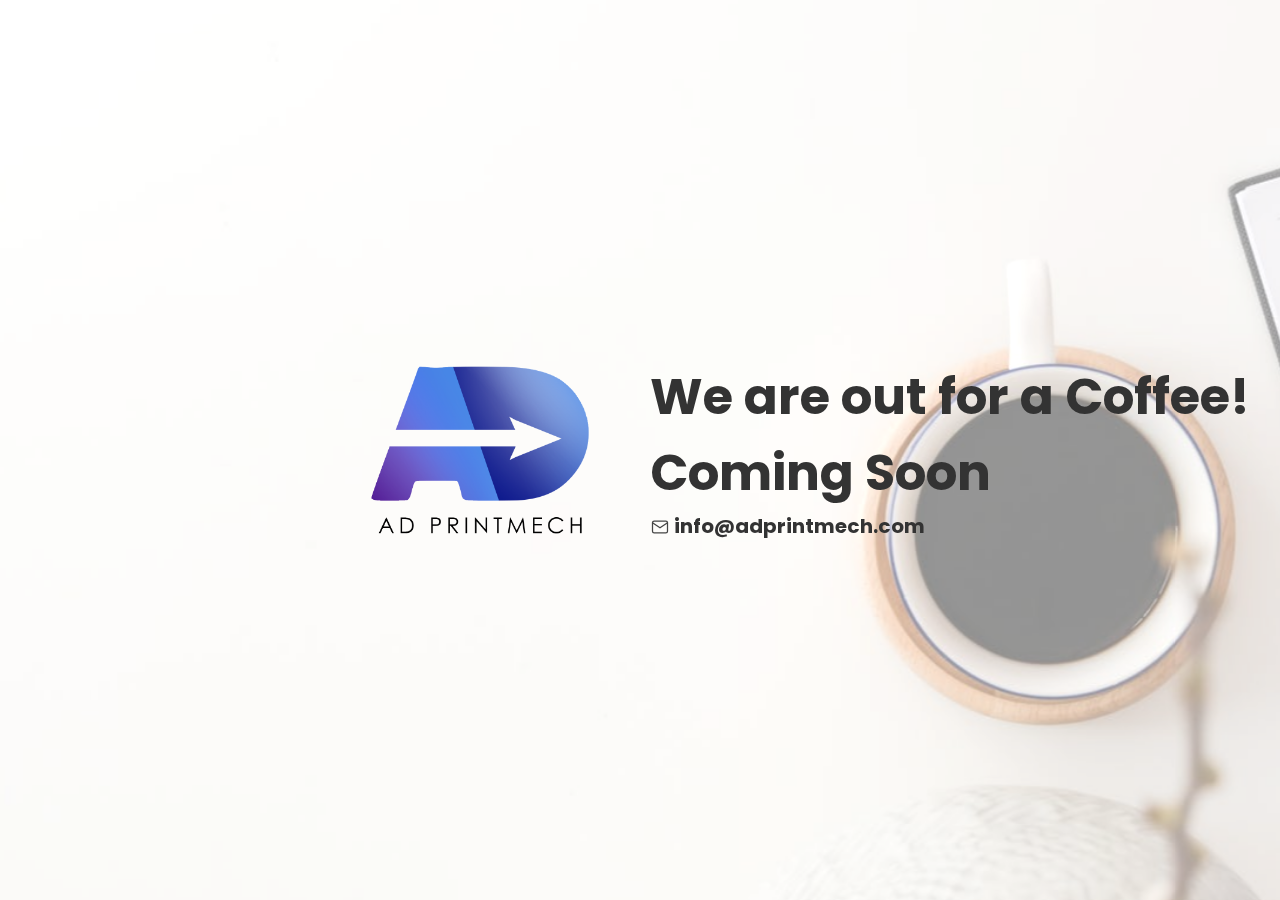
<file: adprintmech-comingsoon/index.html>
<!DOCTYPE html>
<html lang="en">
<head>
    <meta charset="UTF-8">
    <meta name="viewport" content="width=device-width, initial-scale=1.0">
    <title>AD Printmech</title>
    <link rel="stylesheet" href="./assets/css/styles.css">
    <!-- <link rel="stylesheet" href="../prototyper/prototyper.css"> -->
</head>
<body>
    <div class="full-page">
        <img src="./assets/img/bg2.jpeg" alt="background" class="">
    </div>
    <div class="container">
        <div>
            <img src="./assets/img/logo.png" alt="logo">
        </div>
        <div class="logo-text">
            We are out for a Coffee!
            <br/>
            Coming Soon
            <br/>
            <div class="small">
                <svg xmlns="http://www.w3.org/2000/svg" class="icon icon-tabler icon-tabler-mail" width="20" height="20" viewBox="0 0 24 24" stroke-width="1.5" stroke="#444444" fill="none" stroke-linecap="round" stroke-linejoin="round">
                    <path stroke="none" d="M0 0h24v24H0z"/>
                    <rect x="3" y="5" width="18" height="14" rx="2" />
                    <polyline points="3 7 12 13 21 7" />
                </svg>
                info@adprintmech.com
            </div>
        </div>
    </div>
    <!-- <script src="../prototyper/prototyper.js"></script> -->
</body>
</html>
</file>
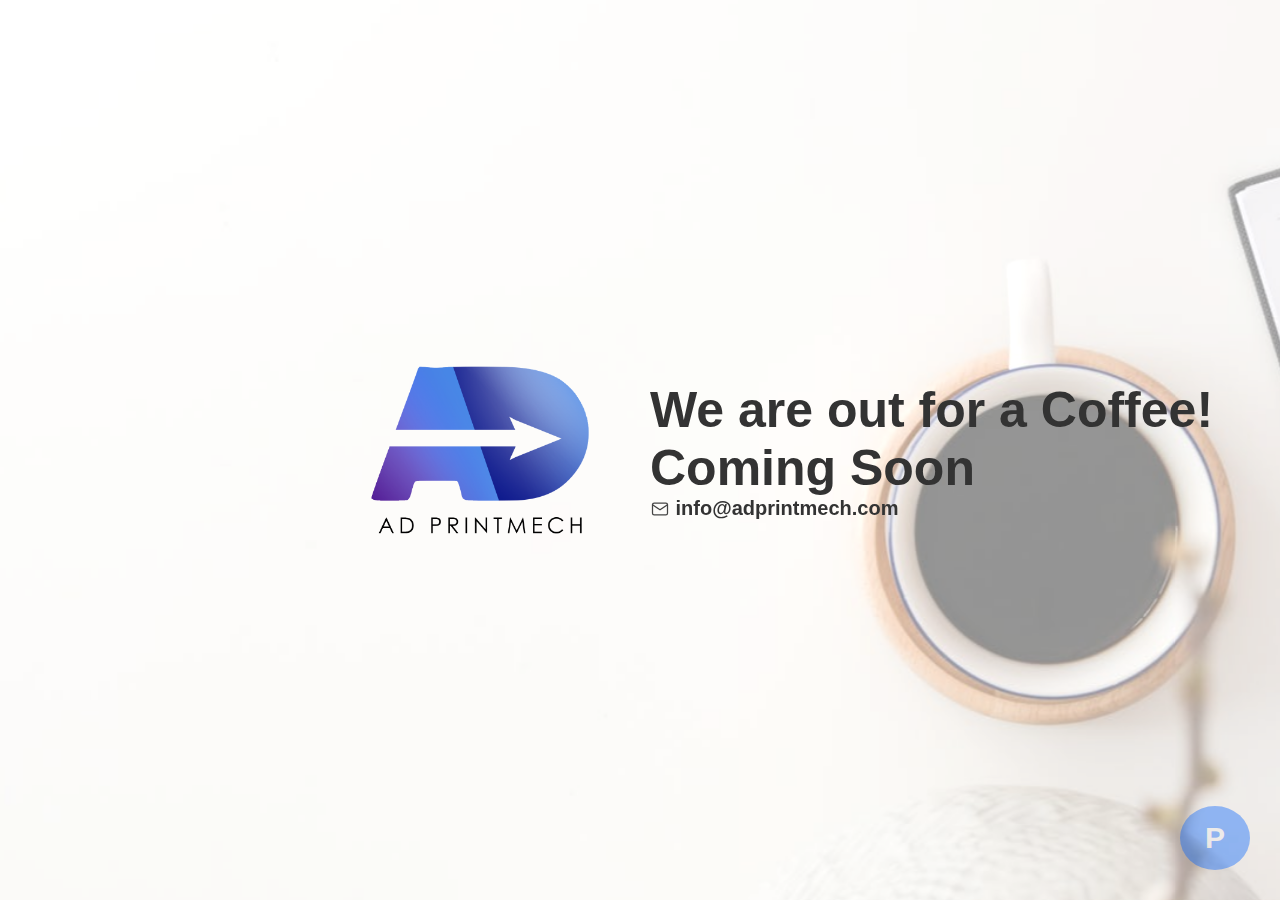
<file: adprintmech/index.html>
<!DOCTYPE html>
<html lang="en">
<head>
    <meta charset="UTF-8">
    <meta name="viewport" content="width=device-width, initial-scale=1.0">
    <title>AD Printmech</title>
    <link rel="stylesheet" href="./assets/css/styles.css">
    <link rel="stylesheet" href="../prototyper/prototyper.css">
</head>
<body>
    <div class="full-page">
        <img src="./assets/img/bg2.jpeg" alt="background" class="">
    </div>
    <div class="container">
        <div>
            <img src="./assets/img/logo.png" alt="logo">
        </div>
        <div class="logo-text">
            We are out for a Coffee!
            <br/>
            Coming Soon
            <br/>
            <div class="small">
                <svg xmlns="http://www.w3.org/2000/svg" class="icon icon-tabler icon-tabler-mail" width="20" height="20" viewBox="0 0 24 24" stroke-width="1.5" stroke="#444444" fill="none" stroke-linecap="round" stroke-linejoin="round">
                    <path stroke="none" d="M0 0h24v24H0z"/>
                    <rect x="3" y="5" width="18" height="14" rx="2" />
                    <polyline points="3 7 12 13 21 7" />
                </svg>
                info@adprintmech.com
            </div>
        </div>
    </div>
    <script src="../prototyper/prototyper.js"></script>
</body>
</html>
</file>
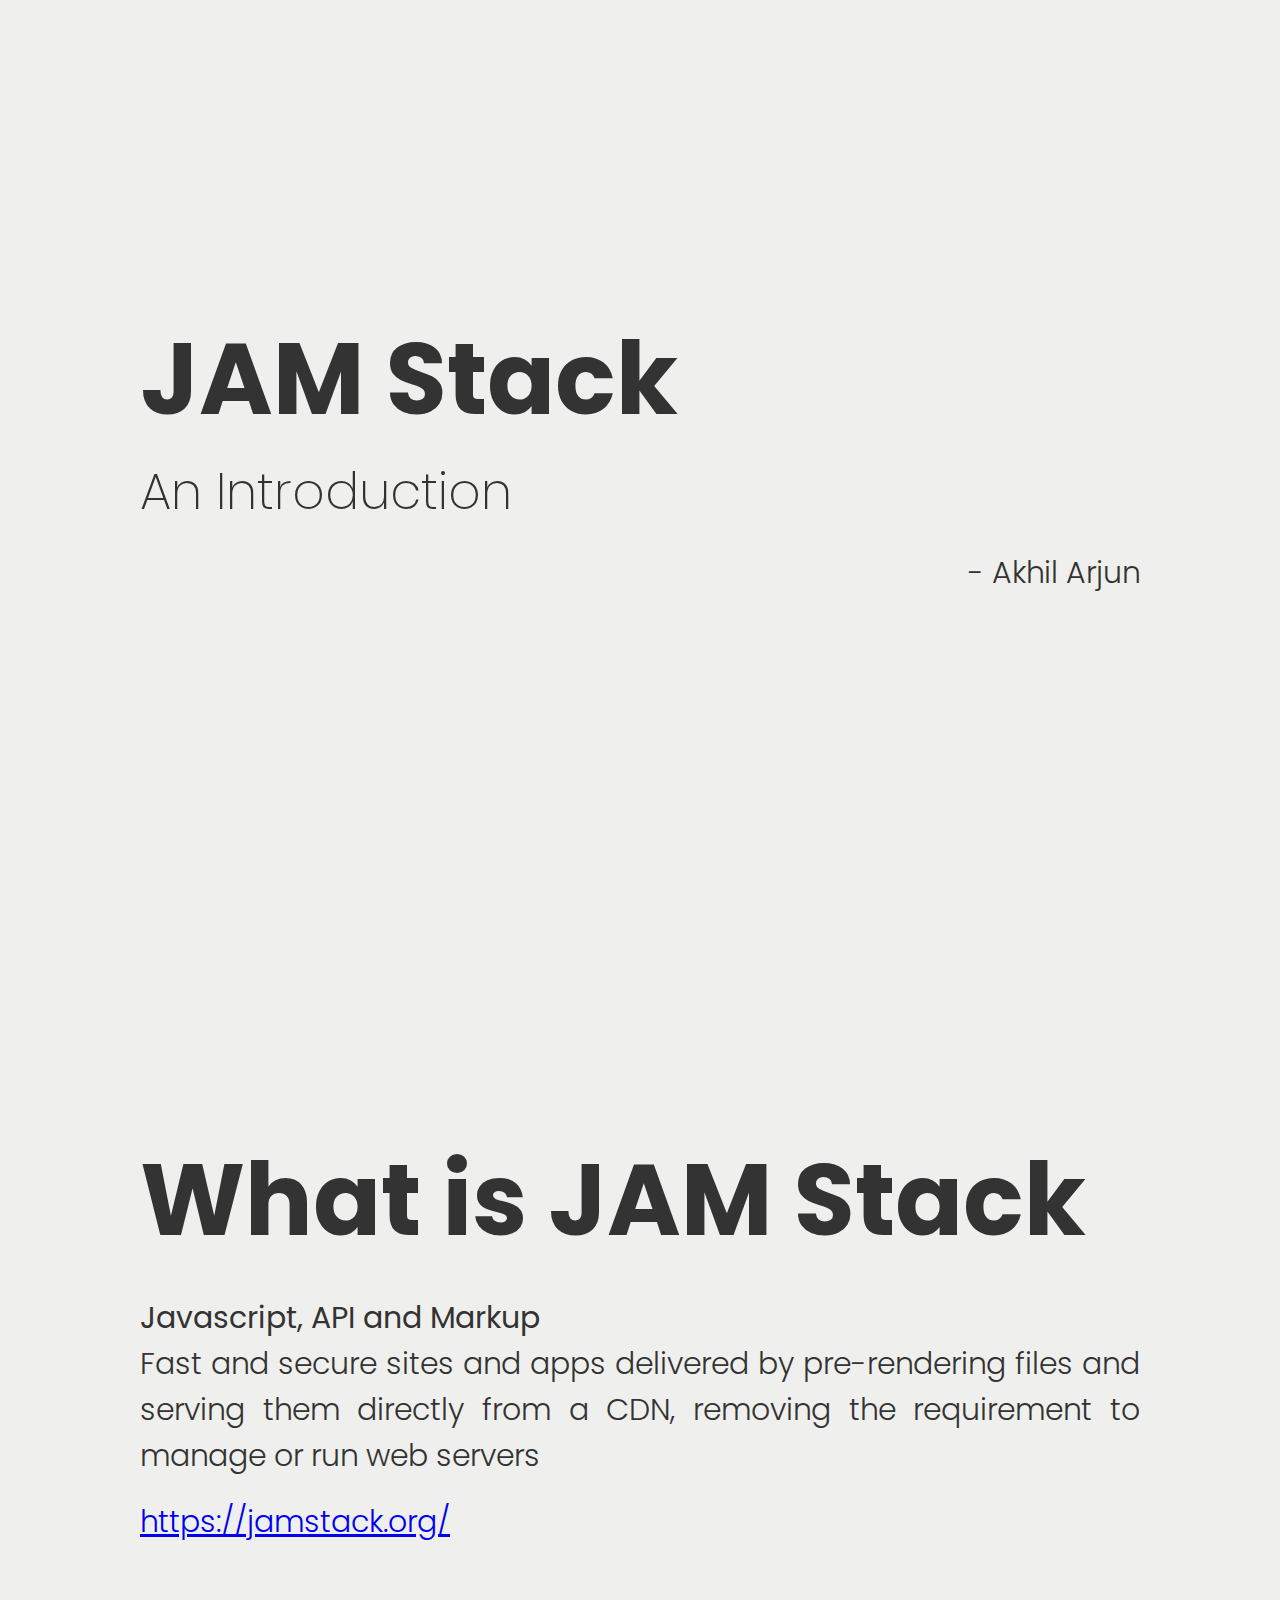
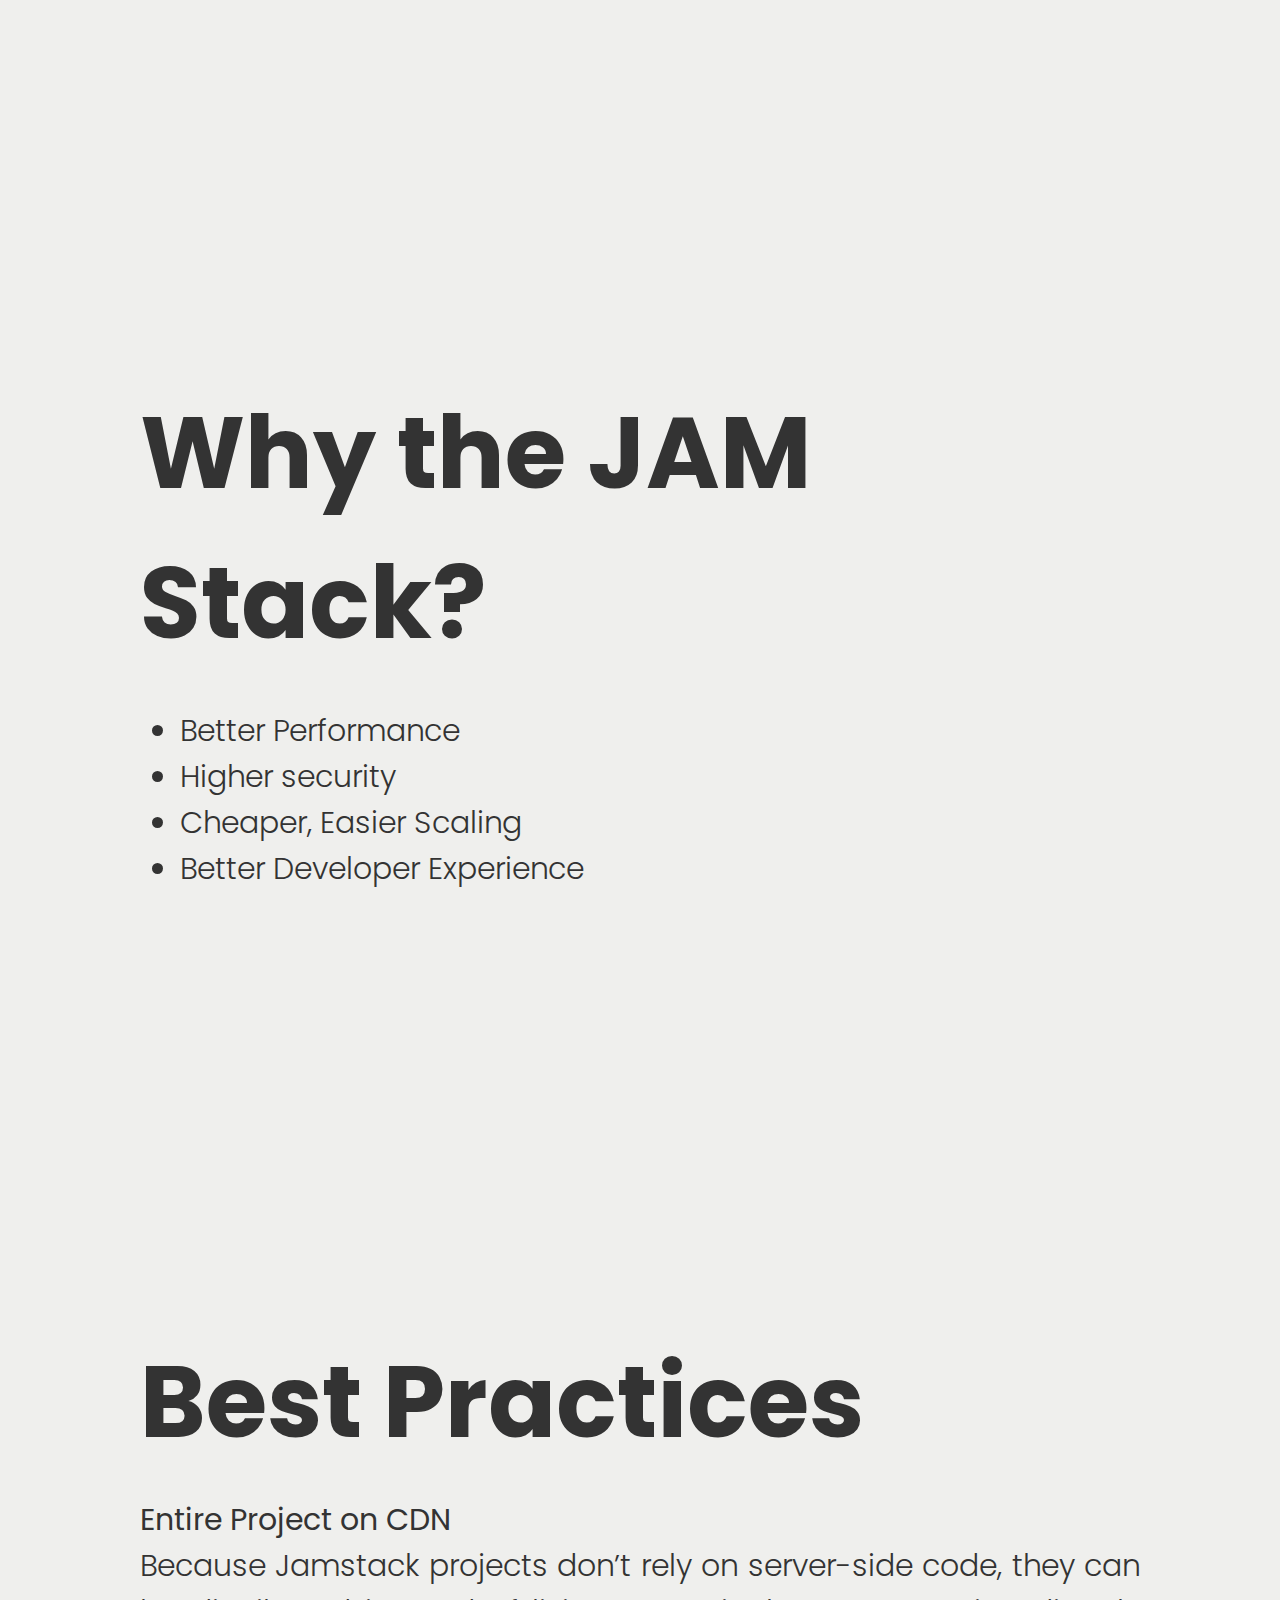
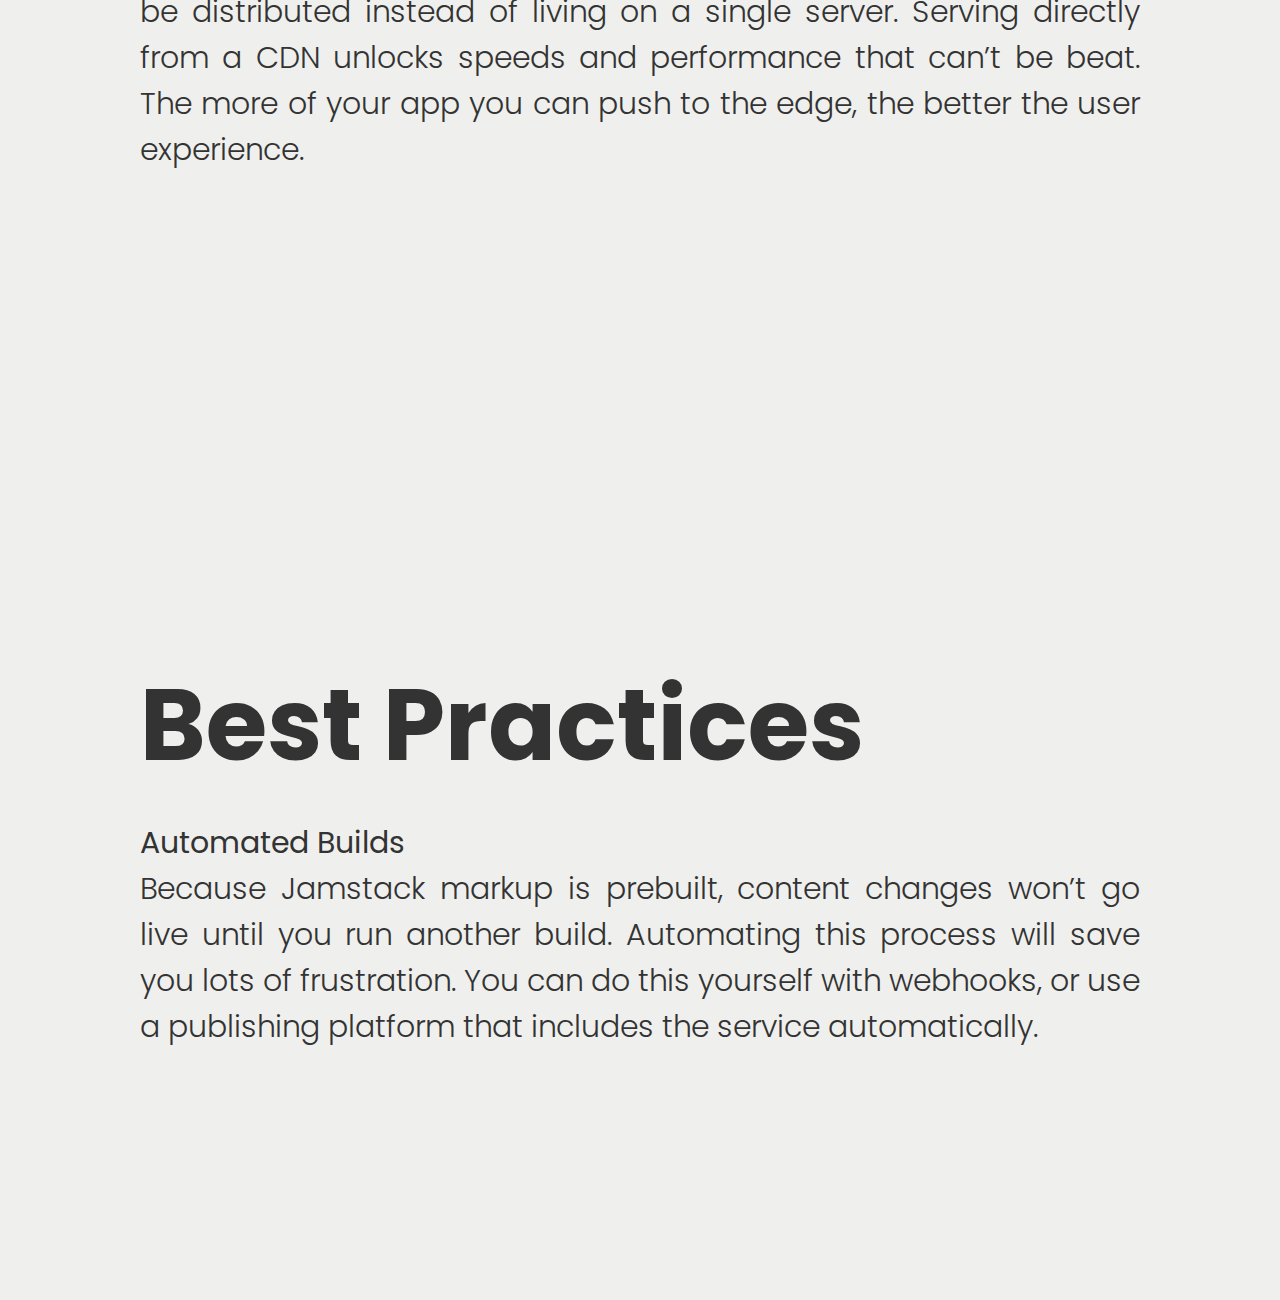
<file: JAMstack/index.html>
<!DOCTYPE html>
<html lang="en">
<head>
    <meta charset="UTF-8">
    <meta name="viewport" content="width=device-width, initial-scale=1.0">
    <title>JAM Stack</title>
    <style>
        @import url("https://fonts.googleapis.com/css2?family=Poppins:wght@200;300;400;500;700&display=swap");
        ::-webkit-scrollbar {
            width: 5px;
            height: 5px;
        }
        ::-webkit-scrollbar-track {
            background: #f1f1f1;
        }
        ::-webkit-scrollbar-thumb {
            background: #ccc;
            transition: all 400ms;
        }
        ::-webkit-scrollbar-thumb:hover {
            background: #aaa;
        }
        html {
            scroll-snap-type: both mandatory;
        }
        body {
            font-family: 'Poppins', sans-serif;
            margin: 0;
            padding: 0;
            -webkit-box-sizing: border-box;
            box-sizing: border-box;
            scroll-behavior: smooth;
            background-color: #efefed;
        }
        .row {
            display: flex;
        }
        section {
            height: 100vh;
            width: 100vw;
            display: grid;
            place-items: center;
            color: #333;
            scroll-snap-align: start;
            flex: none;
        }
        section div {
            width: 1000px;
        }
        section h1 {
            font-weight: 700;
            font-size: 100px;
            margin: 0;
        }
        section .helper {
            font-size: 50px;
            font-weight: 200;
        }
        section p, section div.content{
            font-weight: 300;
            font-size: 30px;
            margin-top: 20px;
            text-align: justify;
        }
    </style>
</head>
<body>
    <section>
        <div>
            <h1>JAM Stack</h1>
            <div class="helper">An Introduction</div>
            <div class="content">
                <div style="text-align: right;">- Akhil Arjun</div>
            </div>
        </div>
    </section>
    <section>
        <div>
            <h1>What is JAM Stack</h1>
            <div class="content">
                <strong>Javascript, API and Markup</strong>
                <div>
                Fast and secure sites and apps delivered by pre-rendering files and serving them directly from a CDN, 
                removing the requirement to manage or run web servers
                </div>
            </div>
            <p>
                <a href="https://jamstack.org/" target="_blank">https://jamstack.org/</a>
            </p>
        </div>
    </section>
    <section>
        <div>
            <h1>Why the JAM Stack?</h1>
            <div class="content">
                <ul>
                    <li>Better Performance</li>
                    <li>Higher security</li>
                    <li>Cheaper, Easier Scaling</li>
                    <li>Better Developer Experience</li>
                </ul>
            </div>
        </div>
    </section>
    <div class="row">
        <section>
            <div>
                <h1>Best Practices</h1>
                <div class="content">
                    <strong>Entire Project on CDN</strong>
                    <div>
                        Because Jamstack projects don’t rely on server-side code, they can be distributed instead of living on a single server. 
                        Serving directly from a CDN unlocks speeds and performance that can’t be beat. 
                        The more of your app you can push to the edge, the better the user experience.
                    </div>
                </div>
            </div>
        </section>
        <section>
            <div>
                <h1>Best Practices</h1>
                <div class="content">
                    <strong>Everything Lives in Git</strong>
                    <div>
                        With a Jamstack project, anyone should be able to do a git clone, 
                        install any needed dependencies with a standard procedure (like npm install), 
                        and be ready to run the full project locally. No databases to clone, no complex installs. 
                        This reduces contributor friction, and also simplifies staging and testing workflows.
                    </div>
                </div>
            </div>
        </section>
        <section>
            <div>
                <h1>Best Practices</h1>
                <div class="content">
                    <strong>Modern Build Tools</strong>
                    <div>
                        Take advantage of the world of modern build tools. 
                        It can be a jungle to get oriented in and it’s a fast moving space, 
                        but you’ll want to be able to use tomorrow’s web standards today without waiting for tomorrow’s browsers. 
                        And that currently means Babel, PostCSS, Webpack, and friends.
                    </div>
                </div>
            </div>
        </section>
    </div>
    <div class="row">
        <section>
            <div>
                <h1>Best Practices</h1>
                <div class="content">
                    <strong>Automated Builds</strong>
                    <div>
                        Because Jamstack markup is prebuilt, content changes won’t go live until you run another build. 
                        Automating this process will save you lots of frustration. You can do this yourself with webhooks, 
                        or use a publishing platform that includes the service automatically.
                    </div>
                </div>
            </div>
        </section>
        <section>
            <div>
                <h1>Best Practices</h1>
                <div class="content">
                    <strong>Atomic Deploys</strong>
                    <div>
                        As Jamstack projects grow really large, new changes might require re-deploying hundreds of files. 
                        Uploading these one at a time can cause inconsistent state while the process completes. 
                        You can avoid this with a system that lets you do “atomic deploys,” 
                        where no changes go live until all changed files have been uploaded.
                    </div>
                </div>
            </div>
        </section>
        <section>
            <div>
                <h1>Best Practices</h1>
                <div class="content">
                    <strong>Instant Cache Invalidation</strong>
                    <div>
                        When the build-to-deploy cycle becomes a regular occurrence, you need to know that when a deploy goes live, 
                        it really goes live. Eliminate any doubt by making sure your CDN can handle instant cache purges.
                    </div>
                </div>
            </div>
        </section>
    </div>
</body>
</html>
</file>
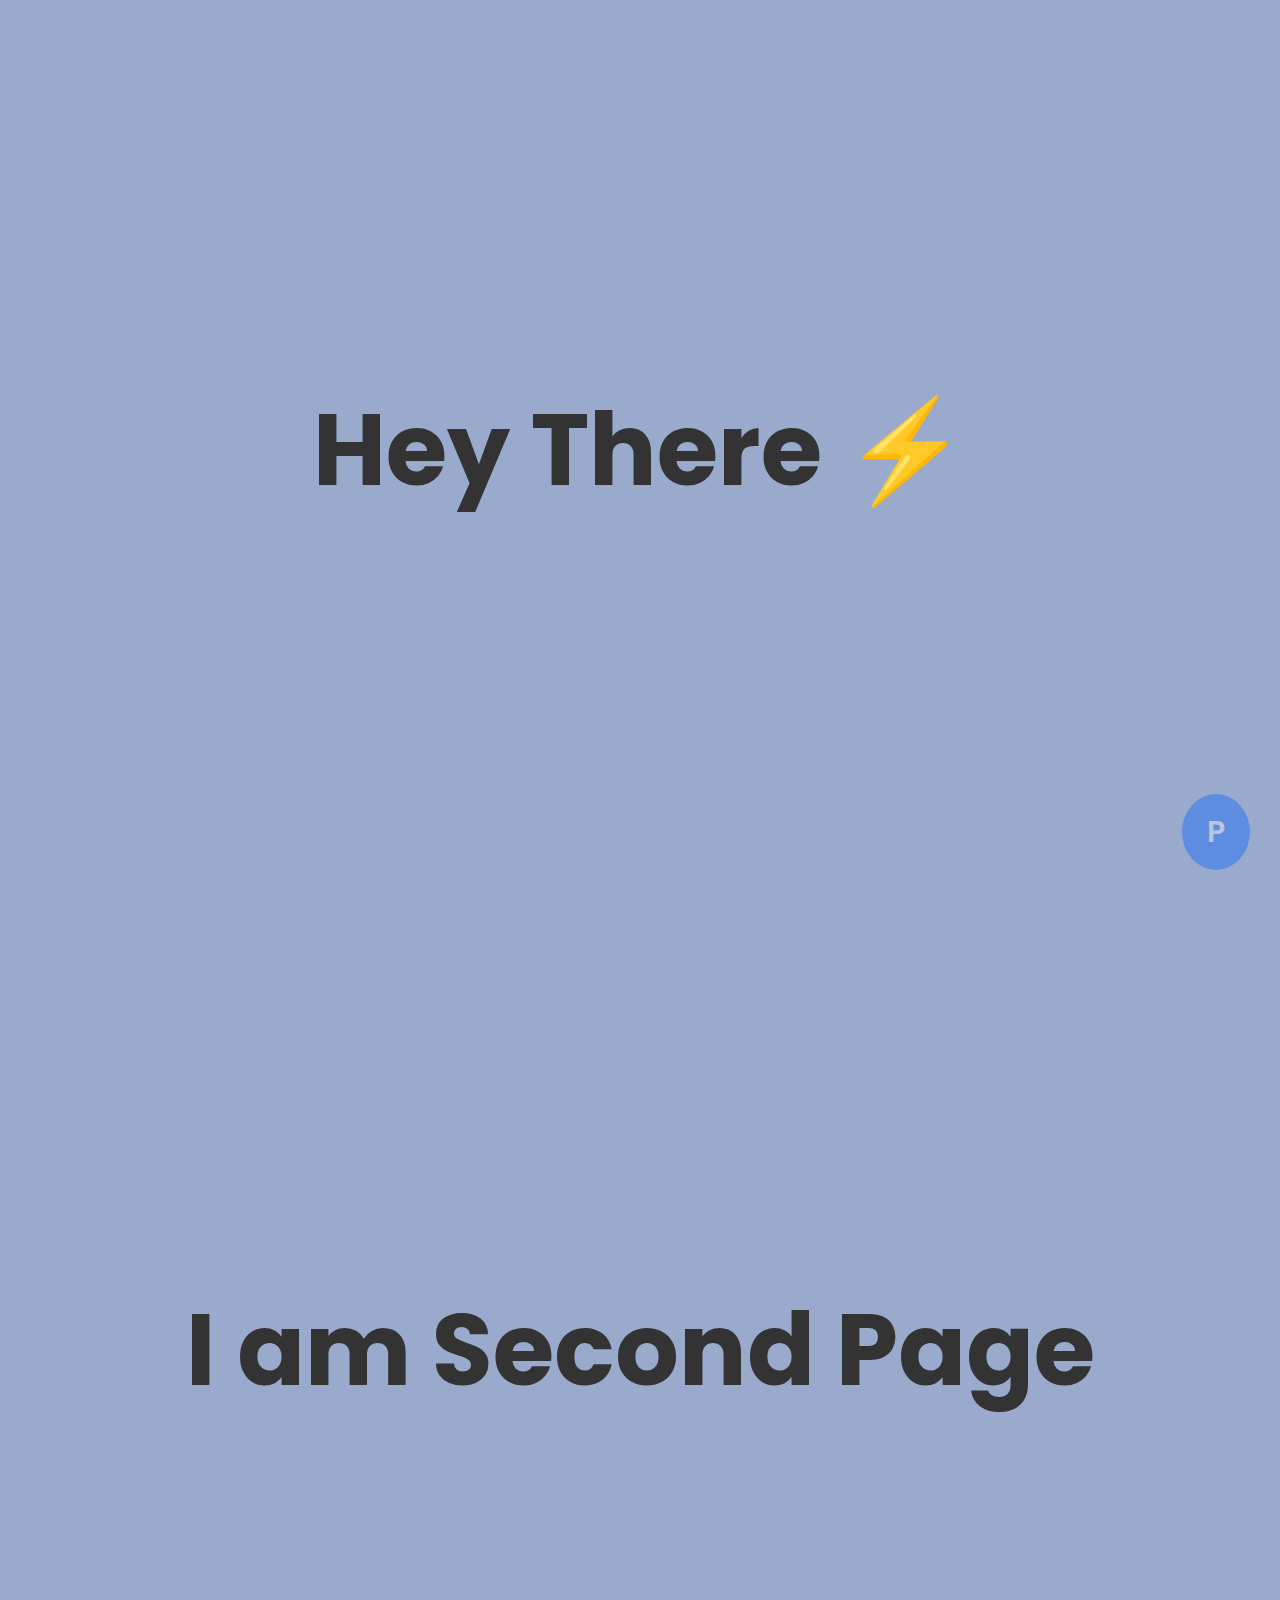
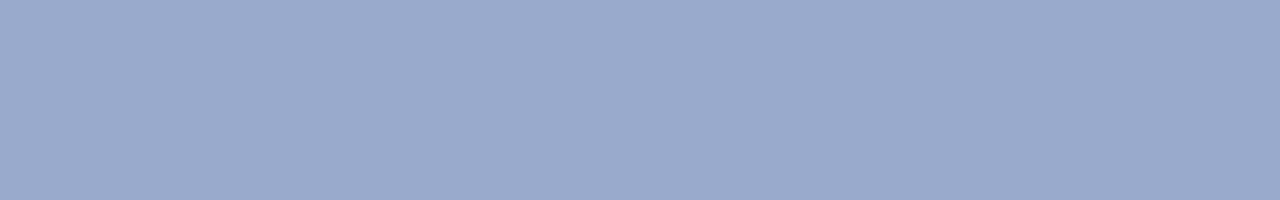
<file: prototyper/index.html>
<!DOCTYPE html>
<html lang="en">
<head>
    <meta charset="UTF-8">
    <meta name="viewport" content="width=device-width, initial-scale=1.0">
    <title>Prototyper</title>
    <link rel="stylesheet" href="prototyper.css">
    <style>
        @import url('https://fonts.googleapis.com/css2?family=Poppins:wght@200;300;400;500;700&display=swap');
        body{
            font-family: 'Poppins', sans-serif;
            margin: 0;
            padding: 0;
            box-sizing: border-box;
            min-height: 100vh;
        }
        section {
            height: 100vh;
            background-color: #9ac;
            color: #333;
            font-size: 100px;
            font-weight: 700;
            display: grid;
            place-items: center;
            text-align: center;
            transition: all 300ms;
        }
        .zap {
            cursor: pointer;
        }
        @media (max-width: 768px) {
            section {
                background-color: rgb(238, 223, 154);
                font-size: 70px;
            }
        }
        @media (max-width: 420px) {
            section {
                background-color: rgb(207, 154, 238);
                font-size: 50px;
            }
        }
        @media (max-width: 370px) {
            section {
                background-color: rgb(122, 255, 182);
                font-size: 30px;
            }
        }
    </style>
</head>
<body>
    <section>
        <div>Hey There <span class="zap" onclick="zap()">⚡</span></div>
    </section>
    <section>
        I am Second Page
    </section>
    <script>
        function zap() {
            console.log('ZAPPED');
        }
    </script>
    <script src="prototyper.js" onload="init(this)"></script>
</body>
</html>
</file>
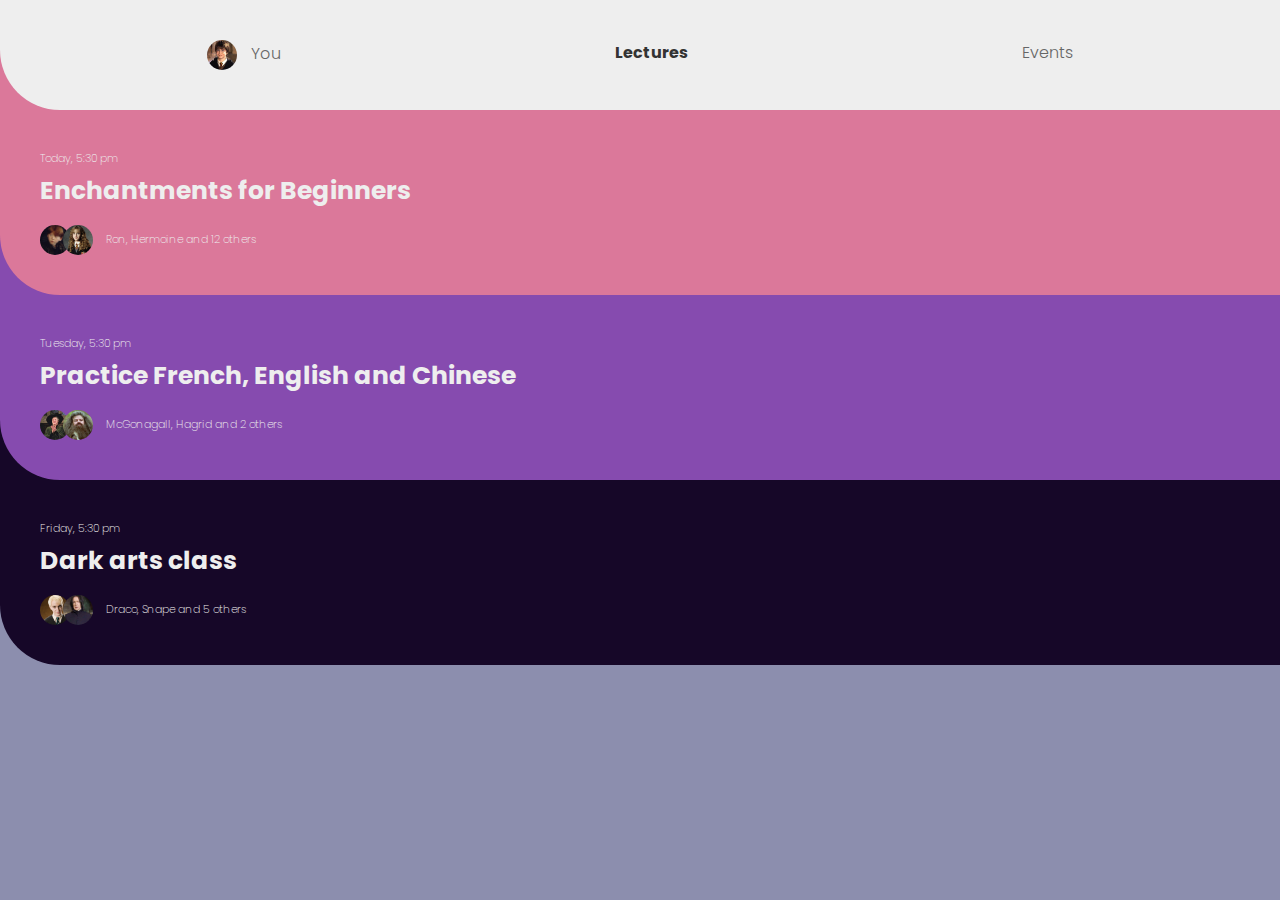
<file: mobile-app-ui/rounded-cards-menu/index.html>
<!DOCTYPE html>
<html lang="en">
<head>
    <meta charset="UTF-8">
    <meta name="viewport" content="width=device-width, initial-scale=1.0">
    <title>RoundCard Menu</title>
    <link rel="stylesheet" href="./assets/styles.css">
    <!-- <link rel="stylesheet" href="https://cdn.jsdelivr.net/gh/akhilarjun/tinylibs@0.2/prototyper/prototyper.min.css"> -->
</head>
<body>
    <div class="card-menu-wrapper">
        <div class="card-menu nav">
            <div class="card-menu-content">
                <div class="nav-item"><img src="./assets/img/harry.jpg" alt="harry"> You</div>
                <div class="nav-item active">Lectures</div>
                <div class="nav-item">Events</div>
            </div>
        </div>
        <div class="card-menu health item" id="health-card">
            <div class="card-menu-content">
                <div class="go-back icon showIfActive" onclick="inactivateCard('health-card')">
                    <div class="fadefromleft">
                        <svg xmlns="http://www.w3.org/2000/svg" 
                            class="icon icon-tabler icon-tabler-arrow-narrow-left" 
                            width="32" height="32" viewBox="0 0 24 24" stroke-width="1.5" 
                            stroke="#eee" fill="none" stroke-linecap="round" stroke-linejoin="round">
                            <path stroke="none" d="M0 0h24v24H0z"/>
                            <line x1="5" y1="12" x2="19" y2="12" />
                            <line x1="5" y1="12" x2="9" y2="16" />
                            <line x1="5" y1="12" x2="9" y2="8" />
                        </svg>
                    </div>
                </div>
                <div class="helper dontShowIfActive">Today, 5:30 pm</div>
                <div class="main">Enchantments for Beginners</div>
                <div class="helper img-stack">
                    <img src="./assets/img/ron.jpg" alt="ron">
                    <img src="./assets/img/hermoine.jpg" alt="hermoine">
                    Ron, Hermoine and 12 others
                </div>
                <div class="content showIfActive">
                    <div class="fadefromleft">
                        <div class="sub-main">Easy enchantments for beginners</div>
                        <div class="helper">
                            <svg style="vertical-align: sub;" xmlns="http://www.w3.org/2000/svg" class="icon icon-tabler icon-tabler-clock" width="18" height="18" viewBox="0 0 24 24" stroke-width="1.5" stroke="#eee" fill="none" stroke-linecap="round" stroke-linejoin="round">
                                <path stroke="none" d="M0 0h24v24H0z"/>
                                <circle cx="12" cy="12" r="9" />
                                <polyline points="12 7 12 12 15 15" />
                            </svg>
                            Today, 5:30 pm
                        </div>
                        <div class="helper">
                            <svg style="vertical-align: sub;" xmlns="http://www.w3.org/2000/svg" class="icon icon-tabler icon-tabler-map-pin" width="18" height="18" viewBox="0 0 24 24" stroke-width="1.5" stroke="#eee" fill="none" stroke-linecap="round" stroke-linejoin="round">
                                <path stroke="none" d="M0 0h24v24H0z"/>
                                <circle cx="12" cy="11" r="3" />
                                <path d="M17.657 16.657L13.414 20.9a1.998 1.998 0 0 1 -2.827 0l-4.244-4.243a8 8 0 1 1 11.314 0z" />
                            </svg>
                            Chamber of requirements
                        </div>
                        <div class="action-item">
                            <div class="action-item-qn">Are You Going?</div>
                            <div class="action-item-optns">
                                <button>Yes</button>
                                <button>No</button>
                            </div>
                        </div>
                    </div>
                </div>
            </div>
        </div>
        <div class="card-menu language item" id="language-card">
            <div class="card-menu-content">
                <div class="go-back icon showIfActive" onclick="inactivateCard('language-card')">
                    <div class="fadefromleft">
                        <svg xmlns="http://www.w3.org/2000/svg" 
                            class="icon icon-tabler icon-tabler-arrow-narrow-left" 
                            width="32" height="32" viewBox="0 0 24 24" stroke-width="1.5" 
                            stroke="#eee" fill="none" stroke-linecap="round" stroke-linejoin="round">
                            <path stroke="none" d="M0 0h24v24H0z"/>
                            <line x1="5" y1="12" x2="19" y2="12" />
                            <line x1="5" y1="12" x2="9" y2="16" />
                            <line x1="5" y1="12" x2="9" y2="8" />
                        </svg>
                    </div>
                </div>
                <div class="helper dontShowIfActive">Tuesday, 5:30 pm</div>
                <div class="main">Practice French, English and Chinese</div>
                <div class="helper img-stack">
                    <img src="./assets/img/mcgonagall.jpg" alt="mcgonagall">
                    <img src="./assets/img/hagrid.png" alt="hagrid">
                    McGonagall, Hagrid and 2 others
                </div>
                <div class="content showIfActive">
                    <div class="fadefromleft">
                        <div class="sub-main">Learn languages in an easy systematic method</div>
                        <div class="helper">
                            <svg style="vertical-align: sub;" xmlns="http://www.w3.org/2000/svg" class="icon icon-tabler icon-tabler-clock" width="18" height="18" viewBox="0 0 24 24" stroke-width="1.5" stroke="#eee" fill="none" stroke-linecap="round" stroke-linejoin="round">
                                <path stroke="none" d="M0 0h24v24H0z"/>
                                <circle cx="12" cy="12" r="9" />
                                <polyline points="12 7 12 12 15 15" />
                            </svg>
                            Tuesday, 5:30 pm
                        </div>
                        <div class="helper">
                            <svg style="vertical-align: sub;" xmlns="http://www.w3.org/2000/svg" class="icon icon-tabler icon-tabler-map-pin" width="18" height="18" viewBox="0 0 24 24" stroke-width="1.5" stroke="#eee" fill="none" stroke-linecap="round" stroke-linejoin="round">
                                <path stroke="none" d="M0 0h24v24H0z"/>
                                <circle cx="12" cy="11" r="3" />
                                <path d="M17.657 16.657L13.414 20.9a1.998 1.998 0 0 1 -2.827 0l-4.244-4.243a8 8 0 1 1 11.314 0z" />
                            </svg>
                            Quidditch Field
                        </div>
                        <div class="action-item">
                            <div class="action-item-qn">Are You Going?</div>
                            <div class="action-item-optns">
                                <button>Yes</button>
                                <button>No</button>
                            </div>
                        </div>
                    </div>
                </div>
            </div>
        </div>
        <div class="card-menu design item" id="design-card">
            <div class="card-menu-content">
                <div class="go-back icon showIfActive" onclick="inactivateCard('design-card')">
                    <div class="fadefromleft">
                        <svg xmlns="http://www.w3.org/2000/svg" 
                            class="icon icon-tabler icon-tabler-arrow-narrow-left" 
                            width="32" height="32" viewBox="0 0 24 24" stroke-width="1.5" 
                            stroke="#eee" fill="none" stroke-linecap="round" stroke-linejoin="round">
                            <path stroke="none" d="M0 0h24v24H0z"/>
                            <line x1="5" y1="12" x2="19" y2="12" />
                            <line x1="5" y1="12" x2="9" y2="16" />
                            <line x1="5" y1="12" x2="9" y2="8" />
                        </svg>
                    </div>
                </div>
                <div class="helper dontShowIfActive">Friday, 5:30 pm</div>
                <div class="main">Dark arts class</div>
                <div class="helper img-stack">
                    <img src="./assets/img/draco.jpg" alt="draco">
                    <img src="./assets/img/snape.jpg" alt="snape">
                    Draco, Snape and 5 others
                </div>
                <div class="content showIfActive">
                    <div class="fadefromleft">
                        <div class="sub-main">What is new in 2020 in Dark arts?</div>
                        <div class="helper">
                            <svg style="vertical-align: sub;" xmlns="http://www.w3.org/2000/svg" class="icon icon-tabler icon-tabler-clock" width="18" height="18" viewBox="0 0 24 24" stroke-width="1.5" stroke="#eee" fill="none" stroke-linecap="round" stroke-linejoin="round">
                                <path stroke="none" d="M0 0h24v24H0z"/>
                                <circle cx="12" cy="12" r="9" />
                                <polyline points="12 7 12 12 15 15" />
                            </svg>
                            Friday, 5:30 pm
                        </div>
                        <div class="helper">
                            <svg style="vertical-align: sub;" xmlns="http://www.w3.org/2000/svg" class="icon icon-tabler icon-tabler-map-pin" width="18" height="18" viewBox="0 0 24 24" stroke-width="1.5" stroke="#eee" fill="none" stroke-linecap="round" stroke-linejoin="round">
                                <path stroke="none" d="M0 0h24v24H0z"/>
                                <circle cx="12" cy="11" r="3" />
                                <path d="M17.657 16.657L13.414 20.9a1.998 1.998 0 0 1 -2.827 0l-4.244-4.243a8 8 0 1 1 11.314 0z" />
                            </svg>
                            Diagon Alley
                        </div>
                        <div class="action-item">
                            <div class="action-item-qn">Are You Going?</div>
                            <div class="action-item-optns">
                                <button>Yes</button>
                                <button>No</button>
                            </div>
                        </div>
                    </div>
                </div>
            </div>
        </div>
    </div>
    <script src="./assets/script.js"></script>
    <!-- <script src="https://cdn.jsdelivr.net/gh/akhilarjun/tinylibs@0.2/prototyper/prototyper.min.js" onload="init('desktop, watch')"></script> -->
</body>
</html>
</file>
<file: adprintmech-comingsoon/assets/css/styles.css>
@import url("https://fonts.googleapis.com/css2?family=Poppins:wght@200;300;400;500;700&display=swap");
body {
  font-family: 'Poppins', sans-serif;
  margin: 0;
  padding: 0;
  -webkit-box-sizing: border-box;
          box-sizing: border-box;
}

.full-page {
  position: fixed;
  height: 100%;
  top: 0;
  left: 0;
  width: 100%;
  z-index: 0;
}

.full-page img {
  -o-object-fit: cover;
     object-fit: cover;
  height: 100%;
  width: 100%;
  background-position: center right;
  -webkit-transform: rotateX(180deg) scale(1.5);
          transform: rotateX(180deg) scale(1.5);
  -webkit-filter: brightness(1.2);
          filter: brightness(1.2);
}

.full-page:after {
  content: '';
  position: fixed;
  z-index: 1;
  background-color: rgba(255, 255, 255, 0.5);
  height: 100%;
  width: 100%;
  top: 0;
  left: 0;
}

.container {
  position: absolute;
  top: 0;
  left: 0;
  width: 100%;
  height: 100%;
  display: -ms-grid;
  display: grid;
  gap: 20px;
  -webkit-box-align: center;
      -ms-flex-align: center;
          align-items: center;
  -ms-grid-columns: (minmax(500px, 1fr))[auto-fill];
      grid-template-columns: repeat(auto-fill, minmax(500px, 1fr));
}

.container div img {
  width: 300px;
  margin-left: auto;
  display: block;
}

.container .logo-text {
  font-size: 50px;
  font-weight: 700;
  color: #333;
  text-align: left;
}

.container .logo-text .small {
  font-size: 20px;
}

.container .logo-text .small svg {
  vertical-align: middle;
}

@media (max-width: 1200px) {
  .container {
    -ms-grid-columns: (minmax(300px, 1fr))[auto-fill];
        grid-template-columns: repeat(auto-fill, minmax(300px, 1fr));
  }
}

@media (max-width: 770px) {
  .full-page img {
    -webkit-transform: rotateX(0deg) scale(1);
            transform: rotateX(0deg) scale(1);
  }
  .container {
    -ms-grid-columns: (minmax(300px, 1fr))[auto-fill];
        grid-template-columns: repeat(auto-fill, minmax(300px, 1fr));
  }
  .container div img {
    width: 300px;
  }
}

@media (max-width: 420px) {
  .full-page {
    background: #fcfbf9;
  }
  .full-page img {
    -webkit-transform: rotateX(180deg) scale(1);
            transform: rotateX(180deg) scale(1);
    height: 50%;
    top: 50%;
    position: relative;
  }
  .container {
    -ms-grid-columns: (minmax(250px, 1fr))[auto-fill];
        grid-template-columns: repeat(auto-fill, minmax(250px, 1fr));
  }
  .container div img {
    margin: 0 auto;
    width: 250px;
  }
  .container .logo-text {
    font-size: 30px;
    -ms-flex-item-align: start;
        align-self: flex-start;
    text-align: center;
  }
}
/*# sourceMappingURL=styles.css.map */
</file>
<file: prototyper/prototyper.css>
body {
  margin: 0;
  padding: 0;
  -webkit-box-sizing: border-box;
          box-sizing: border-box;
  min-height: 100vh;
  background: #efefef;
  font-family: 'Segoe UI', Tahoma, Geneva, Verdana, sans-serif;
}

.floating-icon {
  position: fixed;
  bottom: 30px;
  right: 30px;
  background-color: #0061ff;
  color: #eee;
  font-size: 30px;
  font-weight: 600;
  padding: 15px 25px;
  cursor: pointer;
  border-radius: 50%;
  opacity: 0.4;
  z-index: 99999;
}

iframe {
  width: 100%;
  height: 100%;
  display: block;
  border: none;
}

.prototyper {
  display: -ms-grid;
  display: grid;
  -ms-grid-rows: auto 1fr;
      grid-template-rows: auto 1fr;
  min-height: 100vh;
}

.prototyper-nav {
  display: -webkit-box;
  display: -ms-flexbox;
  display: flex;
  background-color: #fff;
}

.prototyper-nav .prototyper-nav-icons {
  margin-left: auto;
}

.prototyper-nav .prototyper-nav-icons .prototyper-nav-icon {
  display: inline-block;
  margin-right: 10px;
  padding: 10px;
  cursor: pointer;
}

.prototyper-nav .prototyper-nav-icons .prototyper-nav-icon svg {
  stroke: #ccc;
  -webkit-transition: all 300ms;
  transition: all 300ms;
}

.prototyper-nav .prototyper-nav-icons .prototyper-nav-icon.active svg {
  stroke: #111;
}

.prototyper-contianer {
  margin: auto;
  position: relative;
  height: 100%;
  -webkit-transition: height 300ms, width 300ms;
  transition: height 300ms, width 300ms;
}

.prototyper-contianer-view {
  -webkit-transition: all 300ms;
  transition: all 300ms;
}

.prototyper-contianer.desktop, .prototyper-contianer.desktop .prototyper-contianer-view {
  width: 100%;
  height: 100%;
}

.prototyper-contianer.tablet .prototyper-contianer-view {
  width: 768px;
  height: 1024px;
  padding: 30px 20px 60px;
  margin: 20px auto 0;
  background-color: #333;
  border-radius: 20px;
  -webkit-transform: scale(0.7);
          transform: scale(0.7);
  -webkit-transform-origin: top center;
          transform-origin: top center;
}

.prototyper-contianer.tablet .prototyper-contianer-view:before {
  content: '';
  position: absolute;
  height: 5px;
  width: 40px;
  border: 1px solid #aaa;
  border-radius: 10px;
  top: 12.5px;
  left: 50%;
  -webkit-transform: translateX(-50%);
          transform: translateX(-50%);
}

.prototyper-contianer.tablet .prototyper-contianer-view:after {
  content: '';
  position: absolute;
  height: 40px;
  width: 40px;
  border: 1px solid #aaa;
  border-radius: 50%;
  bottom: 10px;
  left: 50%;
  -webkit-transform: translateX(-50%);
          transform: translateX(-50%);
}

.prototyper-contianer.mobile .prototyper-contianer-view {
  width: 411px;
  height: 823px;
  padding: 30px 20px 60px;
  margin: 20px auto 0;
  background-color: #333;
  border-radius: 20px;
  -webkit-transform: scale(0.8);
          transform: scale(0.8);
  -webkit-transform-origin: top center;
          transform-origin: top center;
}

.prototyper-contianer.mobile .prototyper-contianer-view:before {
  content: '';
  position: absolute;
  height: 5px;
  width: 40px;
  border: 1px solid #aaa;
  border-radius: 10px;
  top: 12.5px;
  left: 50%;
  -webkit-transform: translateX(-50%);
          transform: translateX(-50%);
}

.prototyper-contianer.mobile .prototyper-contianer-view:after {
  content: '';
  position: absolute;
  height: 40px;
  width: 40px;
  border: 1px solid #aaa;
  border-radius: 50%;
  bottom: 10px;
  left: 50%;
  -webkit-transform: translateX(-50%);
          transform: translateX(-50%);
}

.prototyper-contianer.watch .prototyper-contianer-view {
  width: 368px;
  height: 448px;
  padding: 20px;
  margin: 20px auto 0;
  background-color: #333;
  border-radius: 20px;
}

.prototyper-contianer.watch .prototyper-contianer-view:before {
  content: '';
  position: absolute;
  height: 80px;
  width: 10px;
  border-radius: 0 5px 5px 0;
  top: 40px;
  right: -10px;
  background-color: #333;
}

.prototyper-contianer.watch .prototyper-contianer-view:after {
  content: '';
  position: absolute;
  height: 120px;
  width: 5px;
  border-radius: 0 5px 5px 0;
  top: 200px;
  right: -5px;
  background-color: #333;
}
/*# sourceMappingURL=prototyper.css.map */
</file>
<file: adprintmech/assets/css/styles.css>
@import url("https://fonts.googleapis.com/css2?family=Poppins:wght@200;300;400;500;700&display=swap");
body {
  font-family: 'Poppins', sans-serif;
  margin: 0;
  padding: 0;
  -webkit-box-sizing: border-box;
          box-sizing: border-box;
}

.full-page {
  position: fixed;
  height: 100%;
  top: 0;
  left: 0;
  width: 100%;
  z-index: 0;
}

.full-page img {
  -o-object-fit: cover;
     object-fit: cover;
  height: 100%;
  width: 100%;
  background-position: center right;
  -webkit-transform: rotateX(180deg) scale(1.5);
          transform: rotateX(180deg) scale(1.5);
  -webkit-filter: brightness(1.2);
          filter: brightness(1.2);
}

.full-page:after {
  content: '';
  position: fixed;
  z-index: 1;
  background-color: rgba(255, 255, 255, 0.5);
  height: 100%;
  width: 100%;
  top: 0;
  left: 0;
}

.container {
  position: absolute;
  top: 0;
  left: 0;
  width: 100%;
  height: 100%;
  display: -ms-grid;
  display: grid;
  gap: 20px;
  -webkit-box-align: center;
      -ms-flex-align: center;
          align-items: center;
  -ms-grid-columns: (minmax(500px, 1fr))[auto-fill];
      grid-template-columns: repeat(auto-fill, minmax(500px, 1fr));
}

.container div img {
  width: 300px;
  margin-left: auto;
  display: block;
}

.container .logo-text {
  font-size: 50px;
  font-weight: 700;
  color: #333;
  text-align: left;
}

.container .logo-text .small {
  font-size: 20px;
}

.container .logo-text .small svg {
  vertical-align: middle;
}

@media (max-width: 1200px) {
  .container {
    -ms-grid-columns: (minmax(300px, 1fr))[auto-fill];
        grid-template-columns: repeat(auto-fill, minmax(300px, 1fr));
  }
}

@media (max-width: 770px) {
  .full-page img {
    -webkit-transform: rotateX(0deg) scale(1);
            transform: rotateX(0deg) scale(1);
  }
  .container {
    -ms-grid-columns: (minmax(300px, 1fr))[auto-fill];
        grid-template-columns: repeat(auto-fill, minmax(300px, 1fr));
  }
  .container div img {
    width: 300px;
  }
}

@media (max-width: 420px) {
  .full-page {
    background: #fcfbf9;
  }
  .full-page img {
    -webkit-transform: rotateX(180deg) scale(1);
            transform: rotateX(180deg) scale(1);
    height: 50%;
    top: 50%;
    position: relative;
  }
  .container {
    -ms-grid-columns: (minmax(250px, 1fr))[auto-fill];
        grid-template-columns: repeat(auto-fill, minmax(250px, 1fr));
  }
  .container div img {
    margin: 0 auto;
    width: 250px;
  }
  .container .logo-text {
    font-size: 30px;
    -ms-flex-item-align: start;
        align-self: flex-start;
    text-align: center;
  }
}
/*# sourceMappingURL=styles.css.map */
</file>
<file: mobile-app-ui/rounded-cards-menu/assets/styles.css>
@import url('https://fonts.googleapis.com/css2?family=Poppins:wght@200;300;400;500;700&display=swap');
*:focus, *:active {
    -webkit-tap-highlight-color: transparent;
    outline: none;
    -ms-touch-action: manipulation;
    touch-action: manipulation;
}
body {
    font-family: 'Poppins', sans-serif;
    margin: 0;
    padding: 0;
    box-sizing: border-box;
    background-color: #8c8eae;
    min-height: 100vh;
}
.card-menu-wrapper {
    padding-bottom: 50px;
}
.card-menu-content {
    padding: 40px;
    color: #eee;
    border-radius: 0 0 0 60px;
}
.card-menu-content img {
    height: 30px;
    width: 30px;
    border-radius: 50%;
    object-fit: cover;
    vertical-align: middle;
    margin-right: 10px;
}
.card-menu-content .img-stack img:not(:first-child) {
    margin-left: -20px;
}
.card-menu {
    cursor: pointer;
    max-height: 250px;
    transition: all 500ms ease-in-out;
}
.card-menu.active {
    max-height: 500px;
}
.card-menu.nav {
    background-color: #db789a;
}
.card-menu.nav .nav-item{
    font-weight: 300;
    color: #666;
}
.card-menu.nav .nav-item.active{
    font-weight: 700;
    color: #333;
}
.card-menu.nav .card-menu-content {
    background-color: #eee;
    display: flex;
    justify-content: space-around;
}
.card-menu.health {
    background-color: #864baf;
}
.card-menu.health .card-menu-content {
    background-color: #db789a;
}
.card-menu.language {
    background-color: #160728;
}
.card-menu.language .card-menu-content {
    background-color: #864baf;
}
.card-menu.design {
    background-color: #8c8eae;
}
.card-menu.design .card-menu-content {
    background-color: #160728;
}
.card-menu .helper {
    font-weight: 200;
    font-size: 11px;
}
.card-menu .main {
    font-weight: 700;
    font-size: 25px;
    margin: 5px 0 15px;
}
.card-menu .sub-main {
    font-weight: 700;
    font-size: 20px;
    margin: 15px 0 5px;
}
.card-menu .action-item {
    background-color: #eee;
    padding: 10px 15px;
    border-radius: 50px;
    margin-top: 20px;
    color: #333;
    font-size: 15px;
    display: flex;
}

.card-menu .action-item .action-item-qn {
    flex: none;
    align-self: center;
}

.card-menu .action-item .action-item-optns {
    margin-left: auto;
}

.card-menu .action-item button{
    background-color: #ccc;
    color: #333;
    border: 1px solid #888;
    border-radius: 50px;
    padding: 7px 14px;
    outline: none;
}

.card-menu-content .content {
    transition: all 400ms ease-in-out;
}

.fadefromleft {
    animation: fadefromleft 500ms ease-in-out 1 forwards;
}

@keyframes fadefromleft{
    from {
        transform: translateX(20px);
        opacity: 0;
    } to {
        transform: translateX(0px);
        opacity: 1;
    }
}

.showIfActive {
    display: none !important;
}

.active .showIfActive {
    display: initial !important;
}

.active .dontShowIfActive {
    display: none !important;
}
</file>
